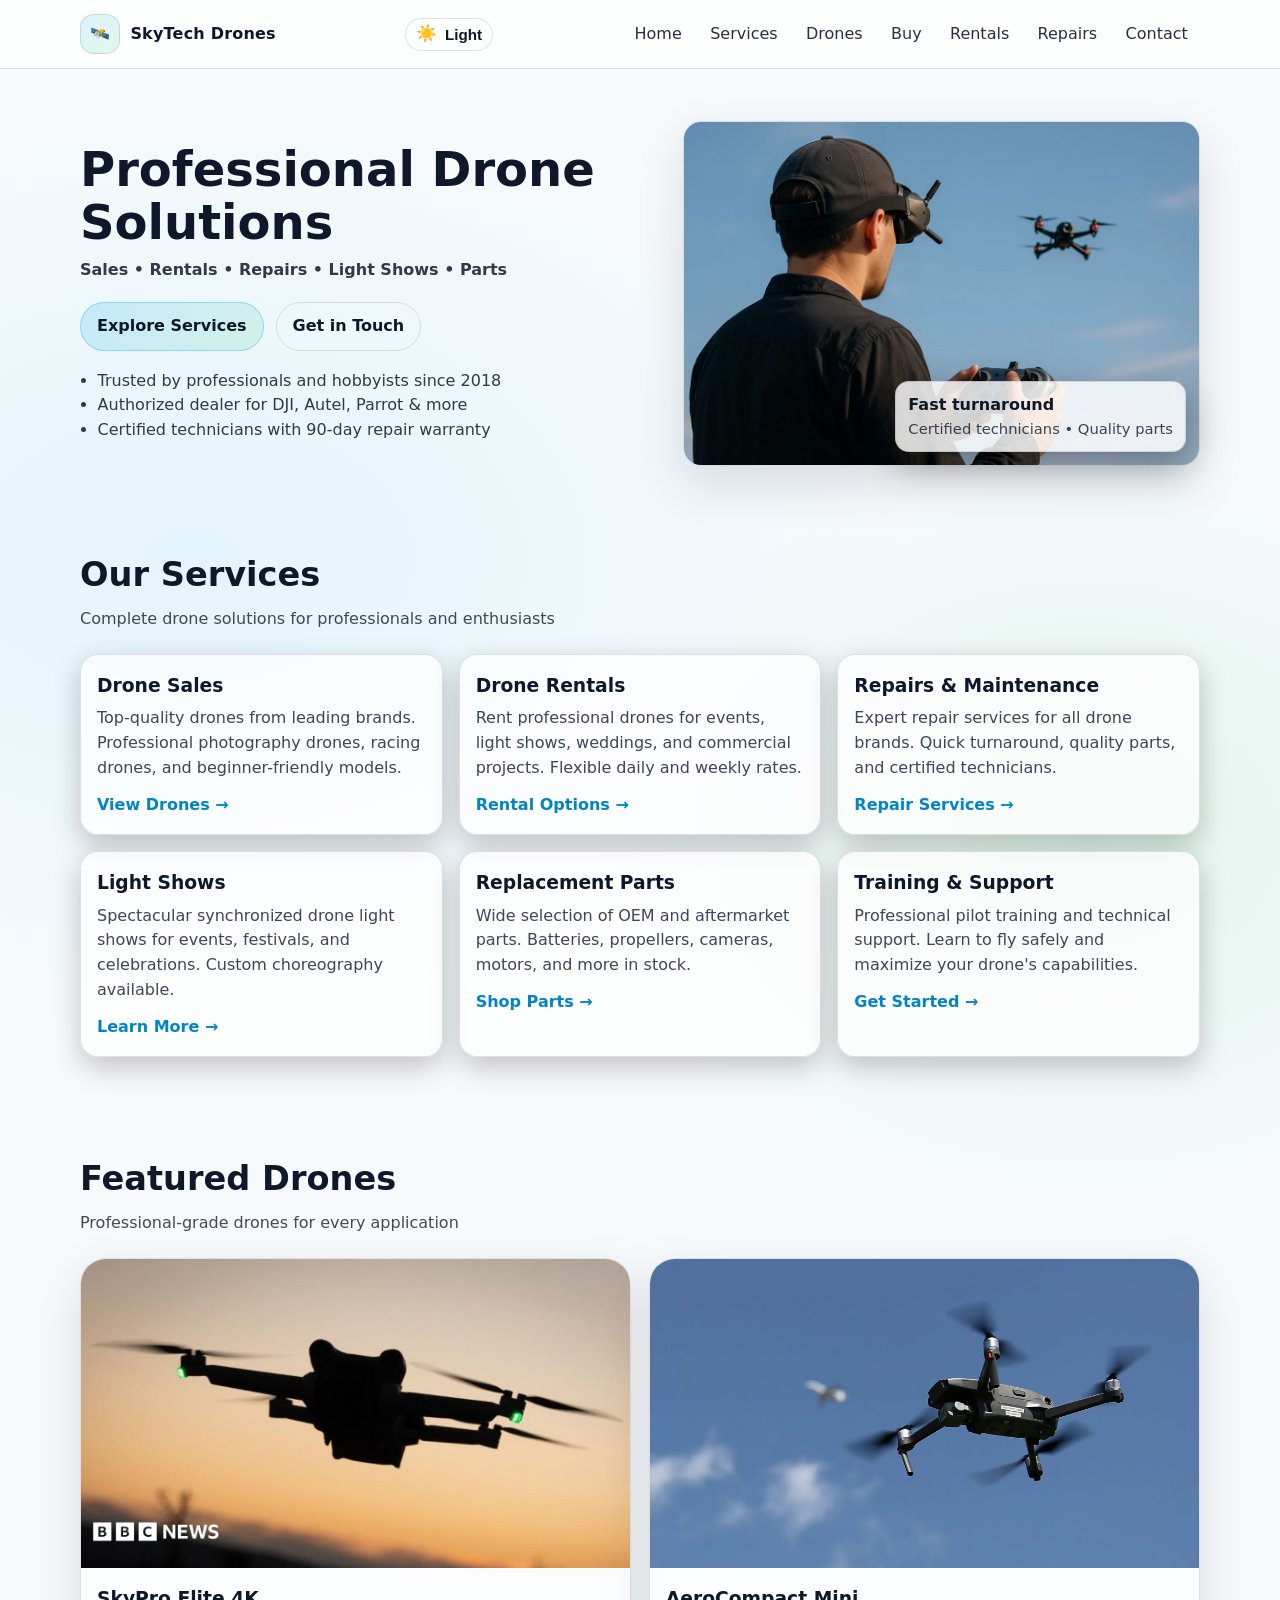
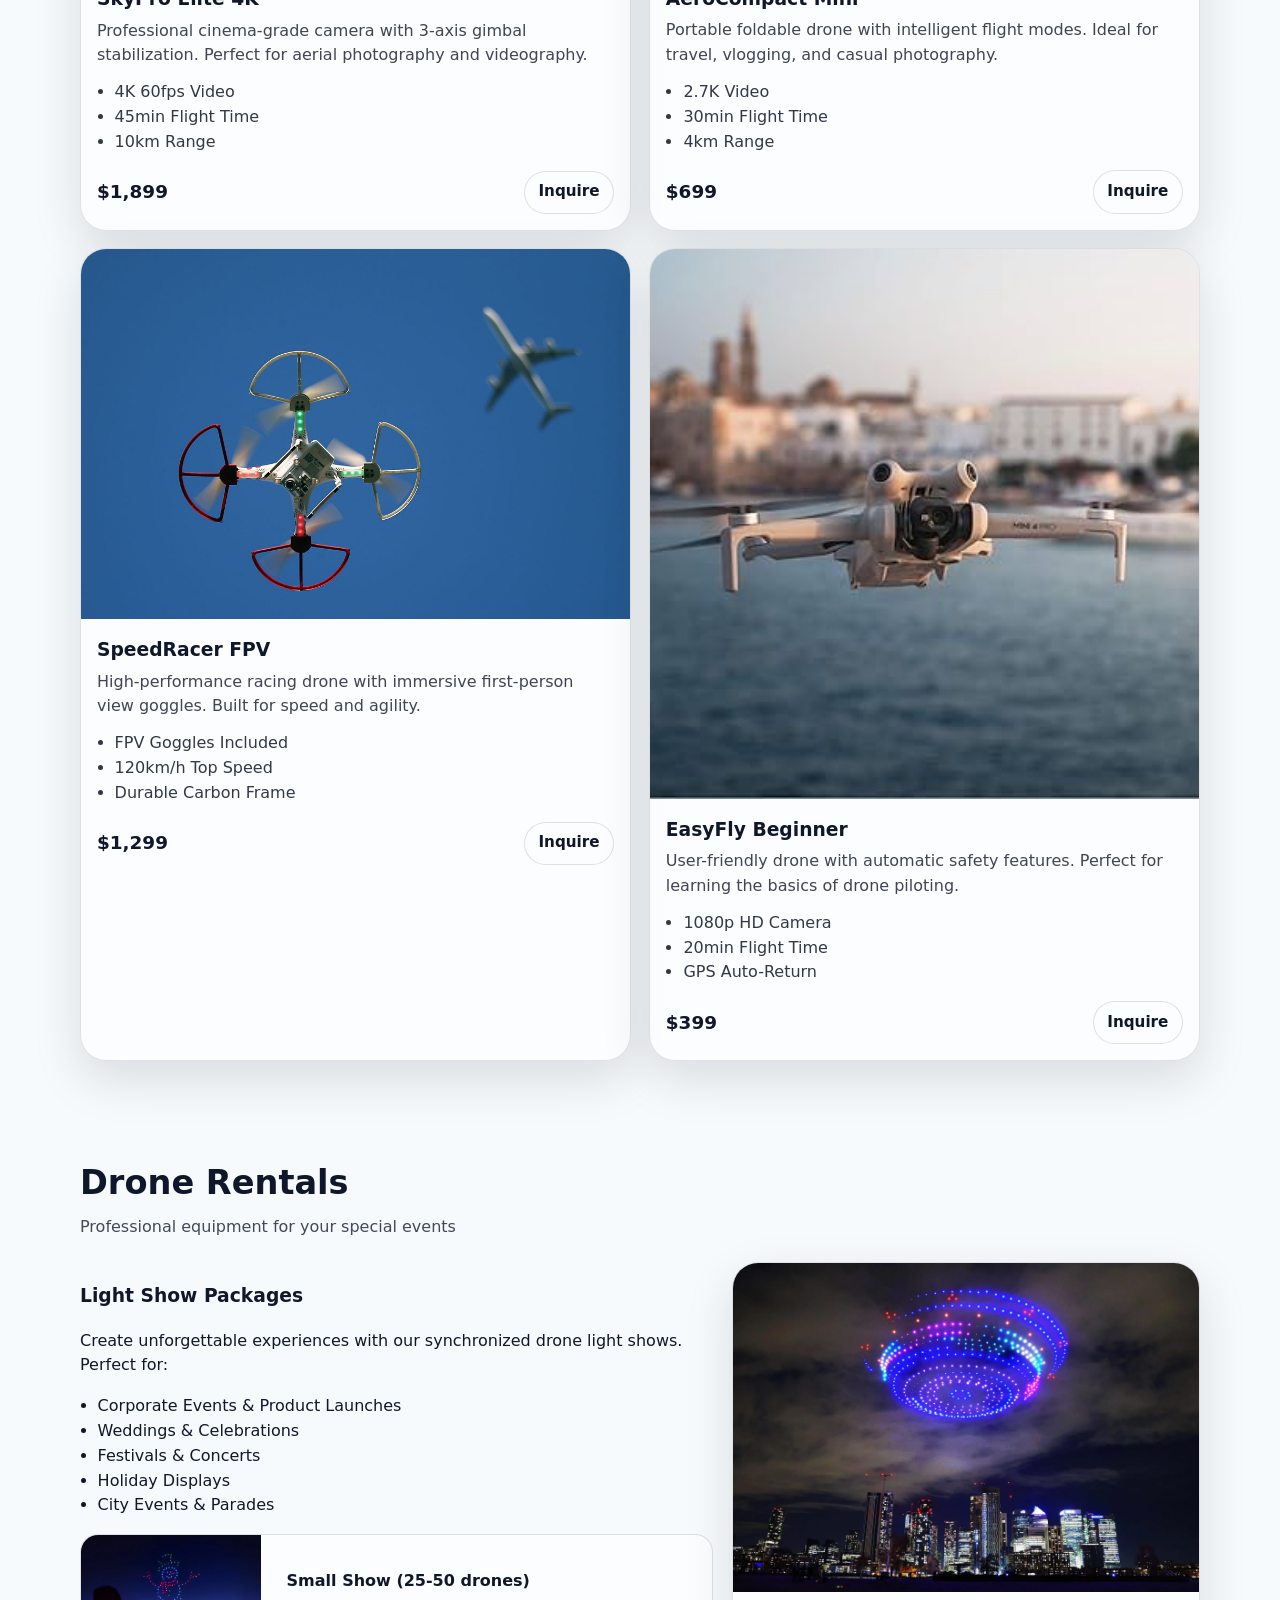
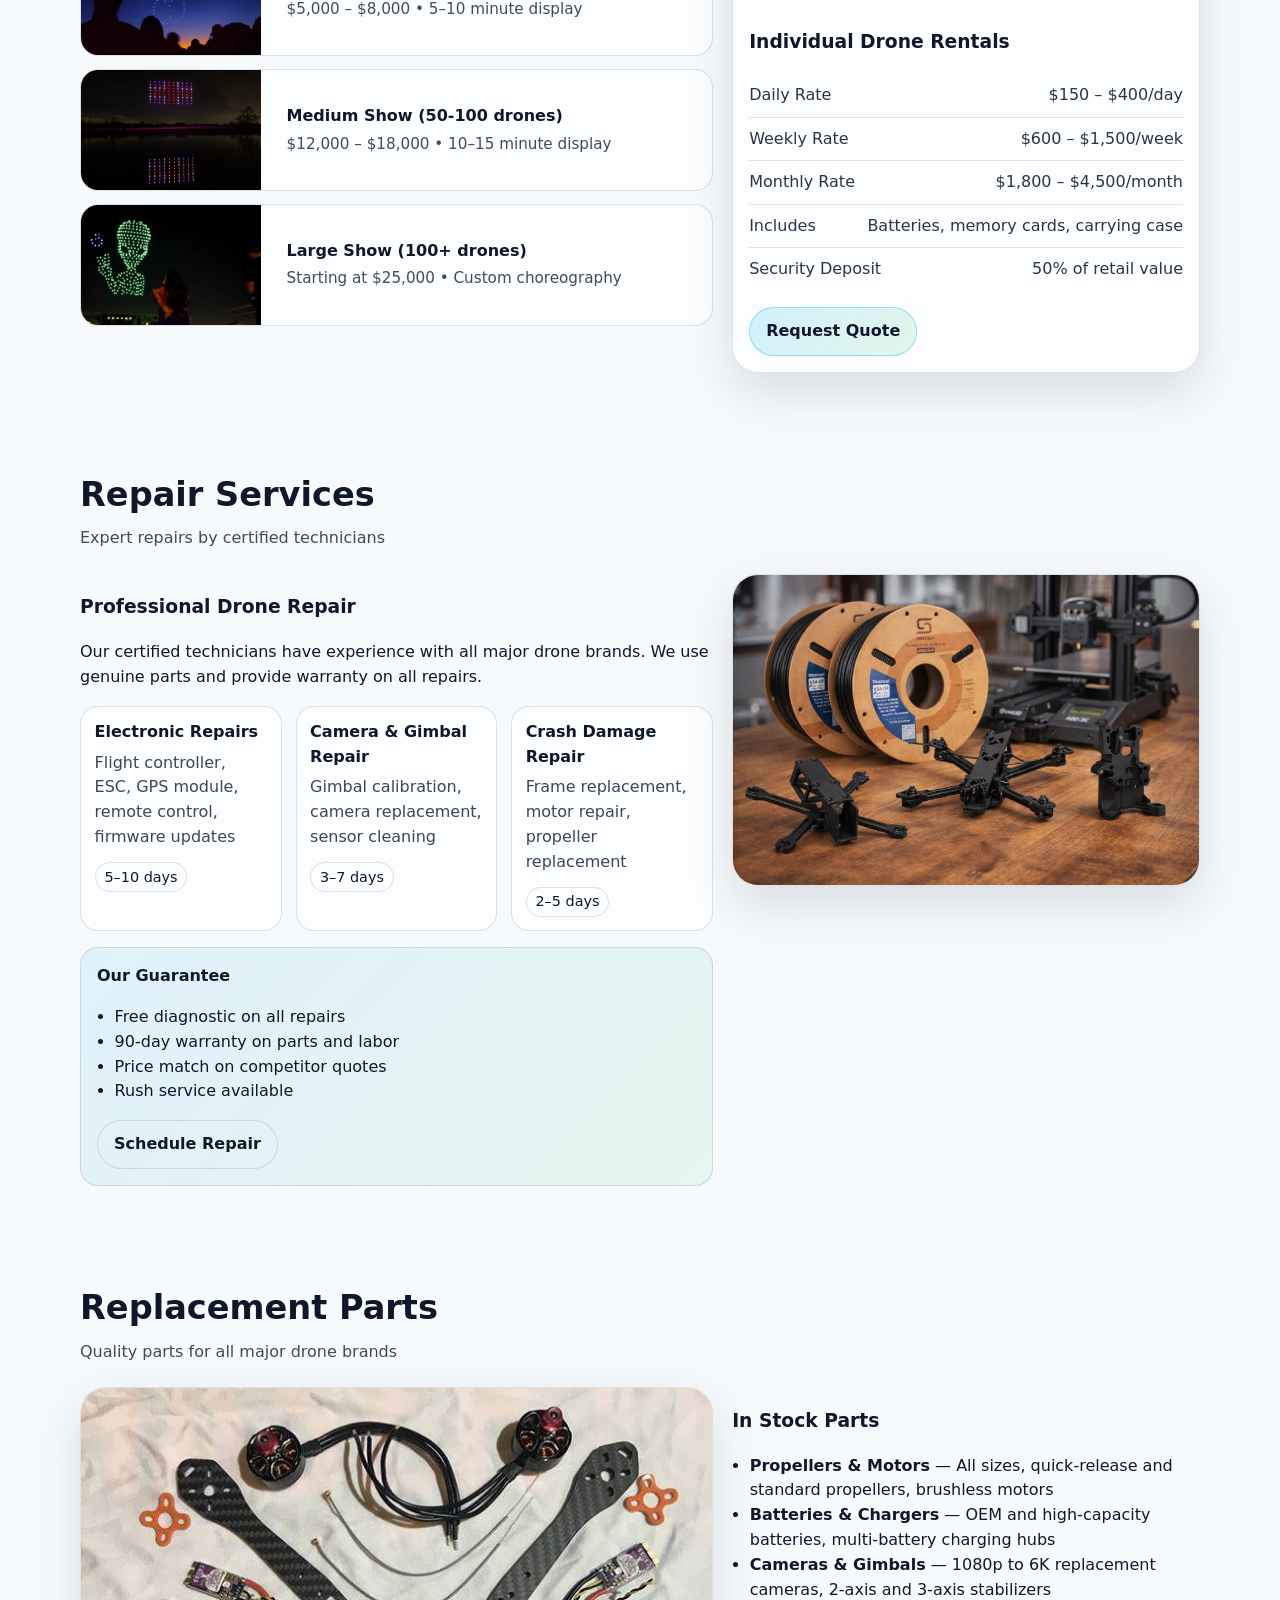
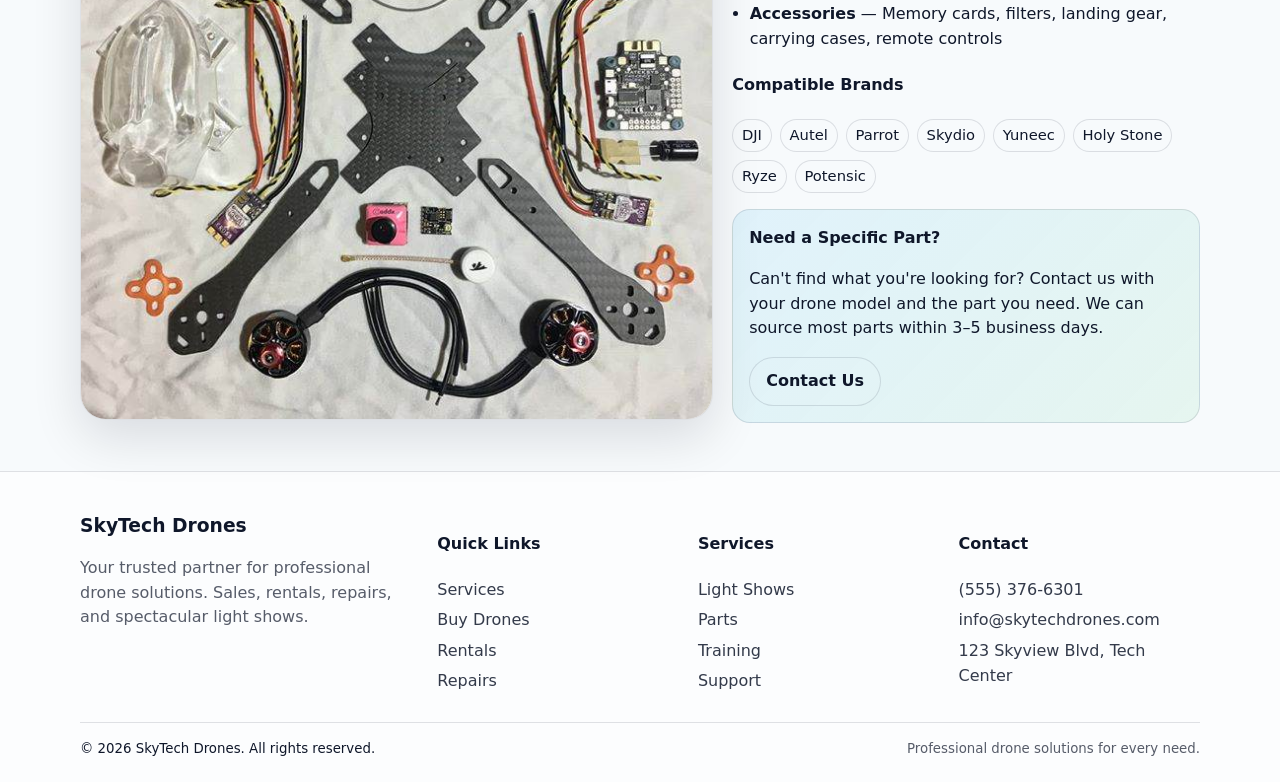
<file: index.html>
<!doctype html>
<html lang="en" data-theme="light">
<head>
  <meta charset="utf-8" />
  <meta name="viewport" content="width=device-width, initial-scale=1" />
  <title>SkyTech Drones — Sales, Rentals, Repairs & Light Shows</title>
  <meta name="description" content="Professional drone solutions: sales, rentals, repairs, light shows, replacement parts, and training." />
  <link rel="stylesheet" href="styles.css" />
</head>

<body>
<a class="skip-link" href="#main">Skip to content</a>

  <header class="site-header" id="top">
    <div class="container header-inner">
      <a class="brand" href="#top" aria-label="SkyTech Drones home">
        <span class="brand-mark" aria-hidden="true">🛰️</span>
        <span class="brand-name">SkyTech Drones</span>
      </a>

      <button class="nav-toggle" aria-controls="site-nav" aria-expanded="false">
        <span class="sr-only">Toggle navigation</span>
        <span aria-hidden="true">☰</span>
      </button>

      <button class="theme-toggle" type="button" aria-pressed="false" aria-label="Toggle dark mode">
        <span class="theme-icon" aria-hidden="true">☀️</span>
        <span class="theme-label">Light</span>
      </button>

<nav class="site-nav" id="site-nav">
        <a href="#home">Home</a>
        <a href="#services">Services</a>
        <a href="#drones">Drones</a>
        <a href="purchase.html">Buy</a>
        <a href="#rentals">Rentals</a>
        <a href="#repairs">Repairs</a>
        <a href="contact.html">Contact</a>
      </nav>
    </div>
  </header>

  <main id="main">
    <!-- HERO -->
    <section class="hero" id="home">
      <div class="container hero-grid">
        <div class="hero-copy">
          <h1>Professional Drone Solutions</h1>
          <p class="hero-subtitle">Sales • Rentals • Repairs • Light Shows • Parts</p>
          <div class="hero-cta">
            <a class="btn primary" href="#services">Explore Services</a>
            <a class="btn ghost" href="contact.html">Get in Touch</a>
          </div>
          <ul class="hero-bullets">
            <li>Trusted by professionals and hobbyists since 2018</li>
            <li>Authorized dealer for DJI, Autel, Parrot &amp; more</li>
            <li>Certified technicians with 90-day repair warranty</li>
          </ul>
        </div>

        <div class="hero-media">
          <img src="assets/hero.webp" alt="Professional drone flying in clear blue sky" width="1600" height="900" loading="eager" />
          <div class="hero-badge">
            <div class="badge-title">Fast turnaround</div>
            <div class="badge-sub">Certified technicians • Quality parts</div>
          </div>
        </div>
      </div>
    </section>

    <!-- SERVICES -->
    <section class="section" id="services">
      <div class="container">
        <header class="section-head">
          <h2>Our Services</h2>
          <p>Complete drone solutions for professionals and enthusiasts</p>
        </header>

        <div class="cards">
          <article class="card">
            <h3>Drone Sales</h3>
            <p>Top-quality drones from leading brands. Professional photography drones, racing drones, and beginner-friendly models.</p>
            <a class="link" href="#drones">View Drones →</a>
          </article>

          <article class="card">
            <h3>Drone Rentals</h3>
            <p>Rent professional drones for events, light shows, weddings, and commercial projects. Flexible daily and weekly rates.</p>
            <a class="link" href="#rentals">Rental Options →</a>
          </article>

          <article class="card">
            <h3>Repairs &amp; Maintenance</h3>
            <p>Expert repair services for all drone brands. Quick turnaround, quality parts, and certified technicians.</p>
            <a class="link" href="#repairs">Repair Services →</a>
          </article>

          <article class="card">
            <h3>Light Shows</h3>
            <p>Spectacular synchronized drone light shows for events, festivals, and celebrations. Custom choreography available.</p>
            <a class="link" href="#rentals">Learn More →</a>
          </article>

          <article class="card">
            <h3>Replacement Parts</h3>
            <p>Wide selection of OEM and aftermarket parts. Batteries, propellers, cameras, motors, and more in stock.</p>
            <a class="link" href="#parts">Shop Parts →</a>
          </article>

          <article class="card">
            <h3>Training &amp; Support</h3>
            <p>Professional pilot training and technical support. Learn to fly safely and maximize your drone's capabilities.</p>
            <a class="link" href="contact.html">Get Started →</a>
          </article>
        </div>
      </div>
    </section>

    <!-- FEATURED DRONES -->
    <section class="section alt" id="drones">
      <div class="container">
        <header class="section-head">
          <h2>Featured Drones</h2>
          <p>Professional-grade drones for every application</p>
        </header>

        <div class="product-grid">
          <article class="product">
            <img src="assets/drone1.jpg" alt="Professional camera drone" width="1200" height="800" loading="lazy" />
            <div class="product-body">
              <h3>SkyPro Elite 4K</h3>
              <p>Professional cinema-grade camera with 3-axis gimbal stabilization. Perfect for aerial photography and videography.</p>
              <ul>
                <li>4K 60fps Video</li>
                <li>45min Flight Time</li>
                <li>10km Range</li>
              </ul>
              <div class="product-foot">
                <div class="price">$1,899</div>
                <a class="btn small" href="purchase.html?drone=aeropro#catalog">Inquire</a>
              </div>
            </div>
          </article>

          <article class="product">
            <img src="assets/drone2.webp" alt="Compact travel drone" width="1200" height="800" loading="lazy" />
            <div class="product-body">
              <h3>AeroCompact Mini</h3>
              <p>Portable foldable drone with intelligent flight modes. Ideal for travel, vlogging, and casual photography.</p>
              <ul>
                <li>2.7K Video</li>
                <li>30min Flight Time</li>
                <li>4km Range</li>
              </ul>
              <div class="product-foot">
                <div class="price">$699</div>
                <a class="btn small" href="purchase.html?drone=skylite#catalog">Inquire</a>
              </div>
            </div>
          </article>

          <article class="product">
            <img src="assets/drone3.jpg" alt="Racing drone" width="1200" height="800" loading="lazy" />
            <div class="product-body">
              <h3>SpeedRacer FPV</h3>
              <p>High-performance racing drone with immersive first-person view goggles. Built for speed and agility.</p>
              <ul>
                <li>FPV Goggles Included</li>
                <li>120km/h Top Speed</li>
                <li>Durable Carbon Frame</li>
              </ul>
              <div class="product-foot">
                <div class="price">$1,299</div>
                <a class="btn small" href="purchase.html?drone=stormracer#catalog">Inquire</a>
              </div>
            </div>
          </article>

          <article class="product">
            <img src="assets/drone4.jpg" alt="Beginner drone" width="1200" height="800" loading="lazy" />
            <div class="product-body">
              <h3>EasyFly Beginner</h3>
              <p>User-friendly drone with automatic safety features. Perfect for learning the basics of drone piloting.</p>
              <ul>
                <li>1080p HD Camera</li>
                <li>20min Flight Time</li>
                <li>GPS Auto-Return</li>
              </ul>
              <div class="product-foot">
                <div class="price">$399</div>
                <a class="btn small" href="purchase.html?drone=skylite#catalog">Inquire</a>
              </div>
            </div>
          </article>
        </div>
      </div>
    </section>

    <!-- RENTALS -->
    <section class="section" id="rentals">
      <div class="container">
        <header class="section-head">
          <h2>Drone Rentals</h2>
          <p>Professional equipment for your special events</p>
        </header>

        <div class="two-col">
          <div>
            <h3>Light Show Packages</h3>
            <p>Create unforgettable experiences with our synchronized drone light shows. Perfect for:</p>
            <ul class="checklist">
              <li>Corporate Events &amp; Product Launches</li>
              <li>Weddings &amp; Celebrations</li>
              <li>Festivals &amp; Concerts</li>
              <li>Holiday Displays</li>
              <li>City Events &amp; Parades</li>
            </ul>

            <div class="package-grid">
              <article class="package">
                <img src="assets/show_small.webp" alt="Small drone light show" width="1200" height="800" loading="lazy" />
                <div class="package-body">
                  <h4>Small Show (25-50 drones)</h4>
                  <div class="package-meta">$5,000 – $8,000 • 5–10 minute display</div>
                </div>
              </article>

              <article class="package">
                <img src="assets/show_medium.jpg" alt="Medium drone light show" width="1200" height="800" loading="lazy" />
                <div class="package-body">
                  <h4>Medium Show (50-100 drones)</h4>
                  <div class="package-meta">$12,000 – $18,000 • 10–15 minute display</div>
                </div>
              </article>

              <article class="package">
                <img src="assets/show_large.webp" alt="Large drone light show" width="1200" height="800" loading="lazy" />
                <div class="package-body">
                  <h4>Large Show (100+ drones)</h4>
                  <div class="package-meta">Starting at $25,000 • Custom choreography</div>
                </div>
              </article>
            </div>
          </div>

          <aside class="sticky-card">
            <img src="assets/show_main.webp" alt="Spectacular drone light show display" width="1200" height="800" loading="lazy" />
            <div class="sticky-body">
              <h3>Individual Drone Rentals</h3>
              <ul class="meta-list">
                <li><span>Daily Rate</span><span>$150 – $400/day</span></li>
                <li><span>Weekly Rate</span><span>$600 – $1,500/week</span></li>
                <li><span>Monthly Rate</span><span>$1,800 – $4,500/month</span></li>
                <li><span>Includes</span><span>Batteries, memory cards, carrying case</span></li>
                <li><span>Security Deposit</span><span>50% of retail value</span></li>
              </ul>
              <a class="btn primary" href="contact.html">Request Quote</a>
            </div>
          </aside>
        </div>
      </div>
    </section>

    <!-- REPAIRS -->
    <section class="section alt" id="repairs">
      <div class="container">
        <header class="section-head">
          <h2>Repair Services</h2>
          <p>Expert repairs by certified technicians</p>
        </header>

        <div class="two-col">
          <div>
            <h3>Professional Drone Repair</h3>
            <p>Our certified technicians have experience with all major drone brands. We use genuine parts and provide warranty on all repairs.</p>

            <div class="repair-grid">
              <article class="mini-card">
                <h4>Electronic Repairs</h4>
                <p>Flight controller, ESC, GPS module, remote control, firmware updates</p>
                <div class="pill">5–10 days</div>
              </article>

              <article class="mini-card">
                <h4>Camera &amp; Gimbal Repair</h4>
                <p>Gimbal calibration, camera replacement, sensor cleaning</p>
                <div class="pill">3–7 days</div>
              </article>

              <article class="mini-card">
                <h4>Crash Damage Repair</h4>
                <p>Frame replacement, motor repair, propeller replacement</p>
                <div class="pill">2–5 days</div>
              </article>
            </div>

            <div class="callout">
              <h4>Our Guarantee</h4>
              <ul class="checklist">
                <li>Free diagnostic on all repairs</li>
                <li>90-day warranty on parts and labor</li>
                <li>Price match on competitor quotes</li>
                <li>Rush service available</li>
              </ul>
              <a class="btn" href="contact.html">Schedule Repair</a>
            </div>
          </div>

          <div class="media-card">
            <img src="assets/repair.webp" alt="Professional drone repair technician at work" width="1200" height="800" loading="lazy" />
          </div>
        </div>
      </div>
    </section>

    <!-- PARTS -->
    <section class="section" id="parts">
      <div class="container">
        <header class="section-head">
          <h2>Replacement Parts</h2>
          <p>Quality parts for all major drone brands</p>
        </header>

        <div class="two-col">
          <div class="media-card">
            <img src="assets/parts.jpg" alt="Drone accessories and parts" width="1200" height="800" loading="lazy" />
          </div>

          <div>
            <h3>In Stock Parts</h3>
            <ul class="bullets">
              <li><strong>Propellers &amp; Motors</strong> — All sizes, quick-release and standard propellers, brushless motors</li>
              <li><strong>Batteries &amp; Chargers</strong> — OEM and high-capacity batteries, multi-battery charging hubs</li>
              <li><strong>Cameras &amp; Gimbals</strong> — 1080p to 6K replacement cameras, 2-axis and 3-axis stabilizers</li>
              <li><strong>Accessories</strong> — Memory cards, filters, landing gear, carrying cases, remote controls</li>
            </ul>

            <h4>Compatible Brands</h4>
            <div class="chip-row" aria-label="Compatible brands">
              <span class="chip">DJI</span>
              <span class="chip">Autel</span>
              <span class="chip">Parrot</span>
              <span class="chip">Skydio</span>
              <span class="chip">Yuneec</span>
              <span class="chip">Holy Stone</span>
              <span class="chip">Ryze</span>
              <span class="chip">Potensic</span>
            </div>

            <div class="callout">
              <h4>Need a Specific Part?</h4>
              <p>Can't find what you're looking for? Contact us with your drone model and the part you need. We can source most parts within 3–5 business days.</p>
              <a class="btn" href="contact.html">Contact Us</a>
            </div>
          </div>
        </div>
      </div>
    </section>
  </main>

  <footer class="site-footer">
    <div class="container footer-grid">
      <div>
        <h3 class="footer-brand">SkyTech Drones</h3>
        <p class="muted">Your trusted partner for professional drone solutions. Sales, rentals, repairs, and spectacular light shows.</p>
      </div>

      <div>
        <h4>Quick Links</h4>
        <ul class="footer-links">
          <li><a href="#services">Services</a></li>
          <li><a href="#drones">Buy Drones</a></li>
          <li><a href="#rentals">Rentals</a></li>
          <li><a href="#repairs">Repairs</a></li>
        </ul>
      </div>

      <div>
        <h4>Services</h4>
        <ul class="footer-links">
          <li><a href="#rentals">Light Shows</a></li>
          <li><a href="#parts">Parts</a></li>
          <li><a href="contact.html">Training</a></li>
          <li><a href="contact.html">Support</a></li>
        </ul>
      </div>

      <div>
        <h4>Contact</h4>
        <ul class="footer-links">
          <li><a href="tel:+15553766301">(555) 376-6301</a></li>
          <li><a href="mailto:info@skytechdrones.com">info@skytechdrones.com</a></li>
          <li><a href="contact.html">123 Skyview Blvd, Tech Center</a></li>
        </ul>
      </div>
    </div>

    <div class="container footer-bottom">
      <small>© <span id="year"></span> SkyTech Drones. All rights reserved.</small>
      <small class="muted">Professional drone solutions for every need.</small>
    </div>
  </footer>

  <script src="script.js"></script>
</body>
</html>
</file>
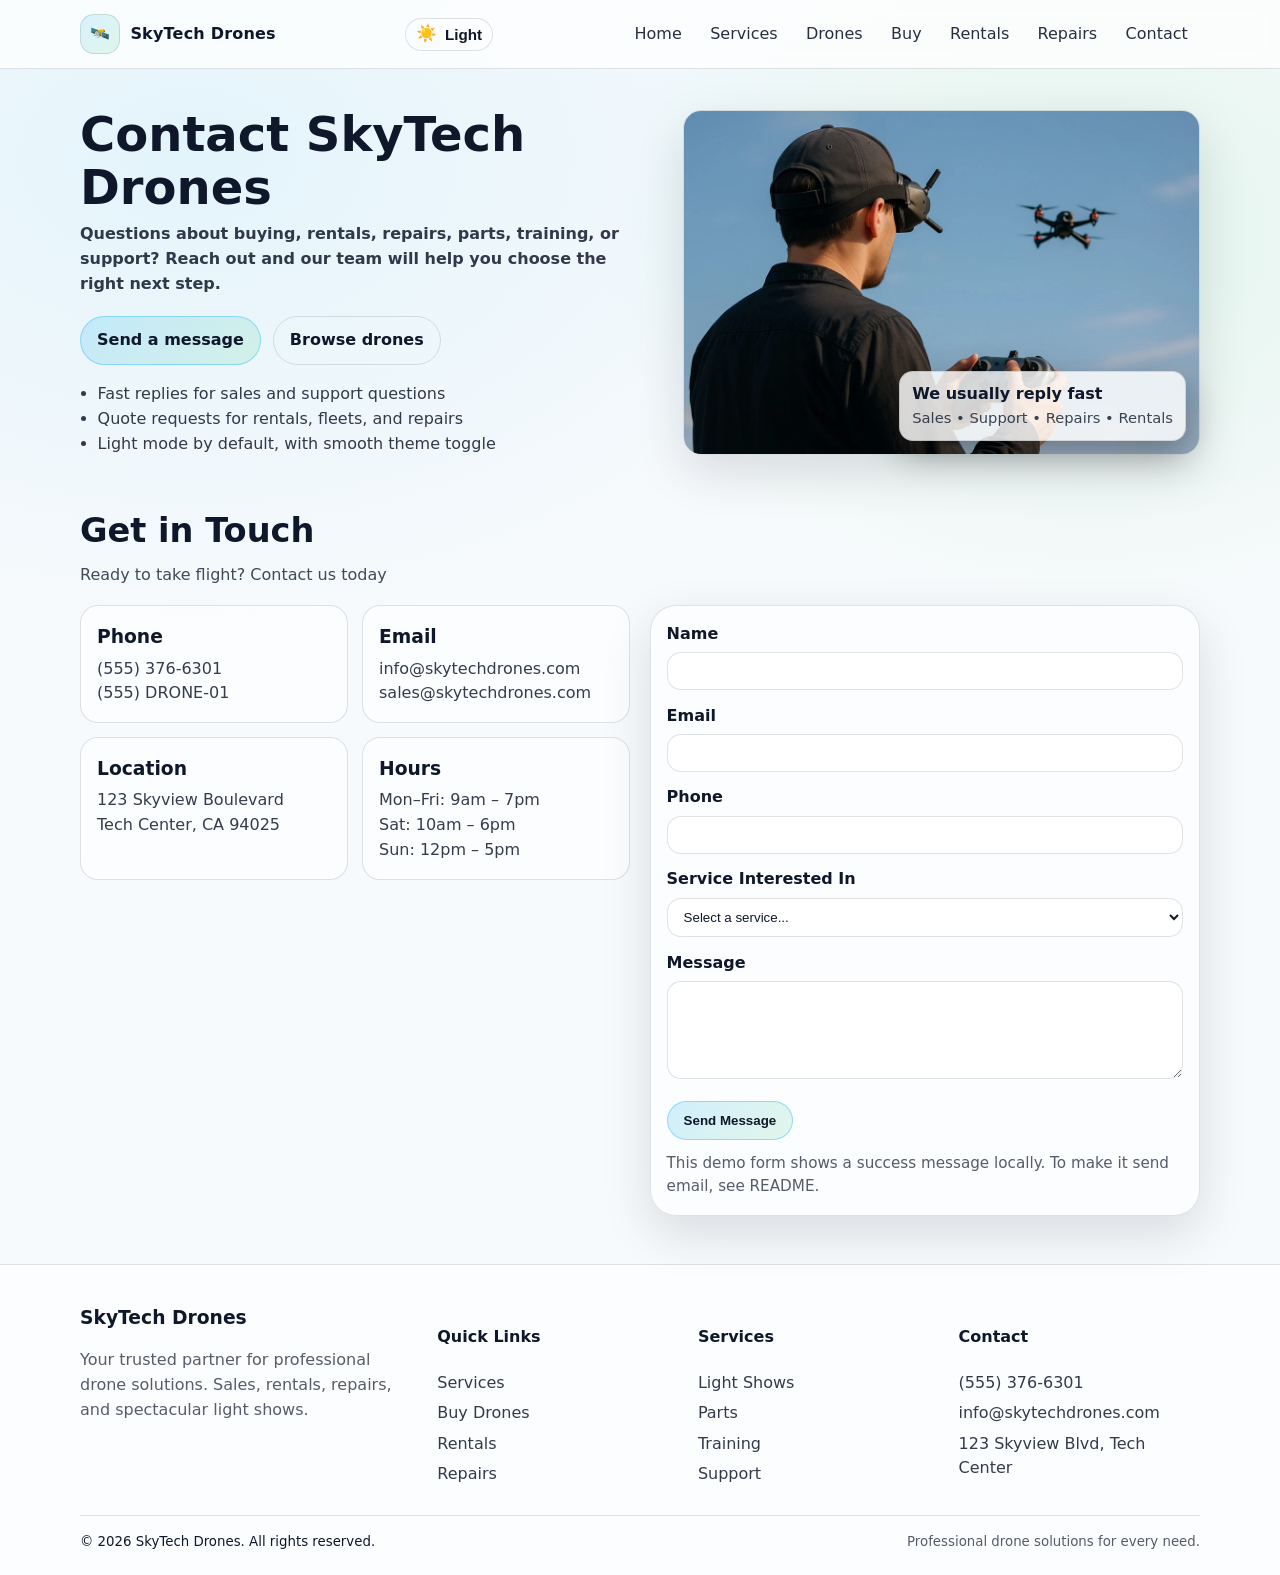
<file: contact.html>
<!doctype html>
<html lang="en" data-theme="light">
<head>
  <meta charset="utf-8" />
  <meta name="viewport" content="width=device-width, initial-scale=1" />
  <title>Contact SkyTech Drones</title>
  <meta name="description" content="Get in touch with SkyTech Drones for sales, rentals, repairs, parts, training, and support." />
  <link rel="stylesheet" href="styles.css" />
</head>

<body>
  <a class="skip-link" href="#main">Skip to content</a>

  <header class="site-header" id="top">
    <div class="container header-inner">
      <a class="brand" href="index.html#top" aria-label="SkyTech Drones home">
        <span class="brand-mark" aria-hidden="true">🛰️</span>
        <span class="brand-name">SkyTech Drones</span>
      </a>

      <button class="nav-toggle" aria-controls="site-nav" aria-expanded="false">
        <span class="sr-only">Toggle navigation</span>
        <span aria-hidden="true">☰</span>
      </button>

      <button class="theme-toggle" type="button" aria-pressed="false" aria-label="Toggle dark mode">
        <span class="theme-icon" aria-hidden="true">☀️</span>
        <span class="theme-label">Light</span>
      </button>

      <nav class="site-nav" id="site-nav" aria-label="Primary">
        <a href="index.html#home">Home</a>
        <a href="index.html#services">Services</a>
        <a href="index.html#drones">Drones</a>
        <a href="purchase.html">Buy</a>
        <a href="index.html#rentals">Rentals</a>
        <a href="index.html#repairs">Repairs</a>
        <a href="contact.html" aria-current="page">Contact</a>
      </nav>
    </div>
  </header>

  <main id="main">
    <section class="hero hero-compact contact-hero">
      <div class="container hero-grid">
        <div class="hero-copy">
          <h1>Contact SkyTech Drones</h1>
          <p class="hero-subtitle">Questions about buying, rentals, repairs, parts, training, or support? Reach out and our team will help you choose the right next step.</p>
          <div class="hero-cta">
            <a class="btn primary" href="#contact-form-card">Send a message</a>
            <a class="btn ghost" href="purchase.html">Browse drones</a>
          </div>
          <ul class="hero-bullets">
            <li>Fast replies for sales and support questions</li>
            <li>Quote requests for rentals, fleets, and repairs</li>
            <li>Light mode by default, with smooth theme toggle</li>
          </ul>
        </div>

        <div class="hero-media">
          <img src="assets/hero.webp" alt="Professional drone flying in clear blue sky" width="1600" height="900" loading="eager" />
          <div class="hero-badge">
            <div class="badge-title">We usually reply fast</div>
            <div class="badge-sub">Sales • Support • Repairs • Rentals</div>
          </div>
        </div>
      </div>
    </section>

    <section class="section alt contact-page-section" id="contact-page">
      <div class="container">
        <header class="section-head">
          <h2>Get in Touch</h2>
          <p>Ready to take flight? Contact us today</p>
        </header>

        <div class="contact-grid">
          <div class="contact-cards">
            <div class="info-card">
              <h3>Phone</h3>
              <p><a href="tel:+15553766301">(555) 376-6301</a></p>
              <p class="muted">(555) DRONE-01</p>
            </div>

            <div class="info-card">
              <h3>Email</h3>
              <p><a href="mailto:info@skytechdrones.com">info@skytechdrones.com</a></p>
              <p><a href="mailto:sales@skytechdrones.com">sales@skytechdrones.com</a></p>
            </div>

            <div class="info-card">
              <h3>Location</h3>
              <p>123 Skyview Boulevard<br/>Tech Center, CA 94025</p>
            </div>

            <div class="info-card">
              <h3>Hours</h3>
              <p>Mon–Fri: 9am – 7pm<br/>Sat: 10am – 6pm<br/>Sun: 12pm – 5pm</p>
            </div>
          </div>

          <form class="form-card" id="contact-form-card">
            <div class="field">
              <label for="name">Name</label>
              <input id="name" name="name" autocomplete="name" required />
            </div>

            <div class="field">
              <label for="email">Email</label>
              <input id="email" name="email" type="email" autocomplete="email" required />
            </div>

            <div class="field">
              <label for="phone">Phone</label>
              <input id="phone" name="phone" autocomplete="tel" />
            </div>

            <div class="field">
              <label for="service">Service Interested In</label>
              <select id="service" name="service">
                <option value="">Select a service...</option>
                <option>Drone Sales</option>
                <option>Drone Rental</option>
                <option>Light Show Event</option>
                <option>Repair Service</option>
                <option>Replacement Parts</option>
                <option>Training</option>
                <option>Other</option>
              </select>
            </div>

            <div class="field">
              <label for="message">Message</label>
              <textarea id="message" name="message" rows="5" required></textarea>
            </div>

            <button class="btn primary" type="submit">Send Message</button>
            <p class="form-note">This demo form shows a success message locally. To make it send email, see README.</p>

            <div class="form-success" role="status" aria-live="polite" hidden>
              ✅ Message prepared! (Demo) Replace with a real form handler when you deploy.
            </div>
          </form>
        </div>
      </div>
    </section>
  </main>

  <footer class="site-footer">
    <div class="container footer-grid">
      <div>
        <h3 class="footer-brand">SkyTech Drones</h3>
        <p class="muted">Your trusted partner for professional drone solutions. Sales, rentals, repairs, and spectacular light shows.</p>
      </div>

      <div>
        <h4>Quick Links</h4>
        <ul class="footer-links">
          <li><a href="index.html#services">Services</a></li>
          <li><a href="purchase.html">Buy Drones</a></li>
          <li><a href="index.html#rentals">Rentals</a></li>
          <li><a href="index.html#repairs">Repairs</a></li>
        </ul>
      </div>

      <div>
        <h4>Services</h4>
        <ul class="footer-links">
          <li><a href="index.html#rentals">Light Shows</a></li>
          <li><a href="index.html#parts">Parts</a></li>
          <li><a href="contact.html">Training</a></li>
          <li><a href="contact.html">Support</a></li>
        </ul>
      </div>

      <div>
        <h4>Contact</h4>
        <ul class="footer-links">
          <li><a href="tel:+15553766301">(555) 376-6301</a></li>
          <li><a href="mailto:info@skytechdrones.com">info@skytechdrones.com</a></li>
          <li><a href="contact.html">123 Skyview Blvd, Tech Center</a></li>
        </ul>
      </div>
    </div>

    <div class="container footer-bottom">
      <small>© <span id="year"></span> SkyTech Drones. All rights reserved.</small>
      <small class="muted">Professional drone solutions for every need.</small>
    </div>
  </footer>

  <script src="script.js"></script>
</body>
</html>
</file>
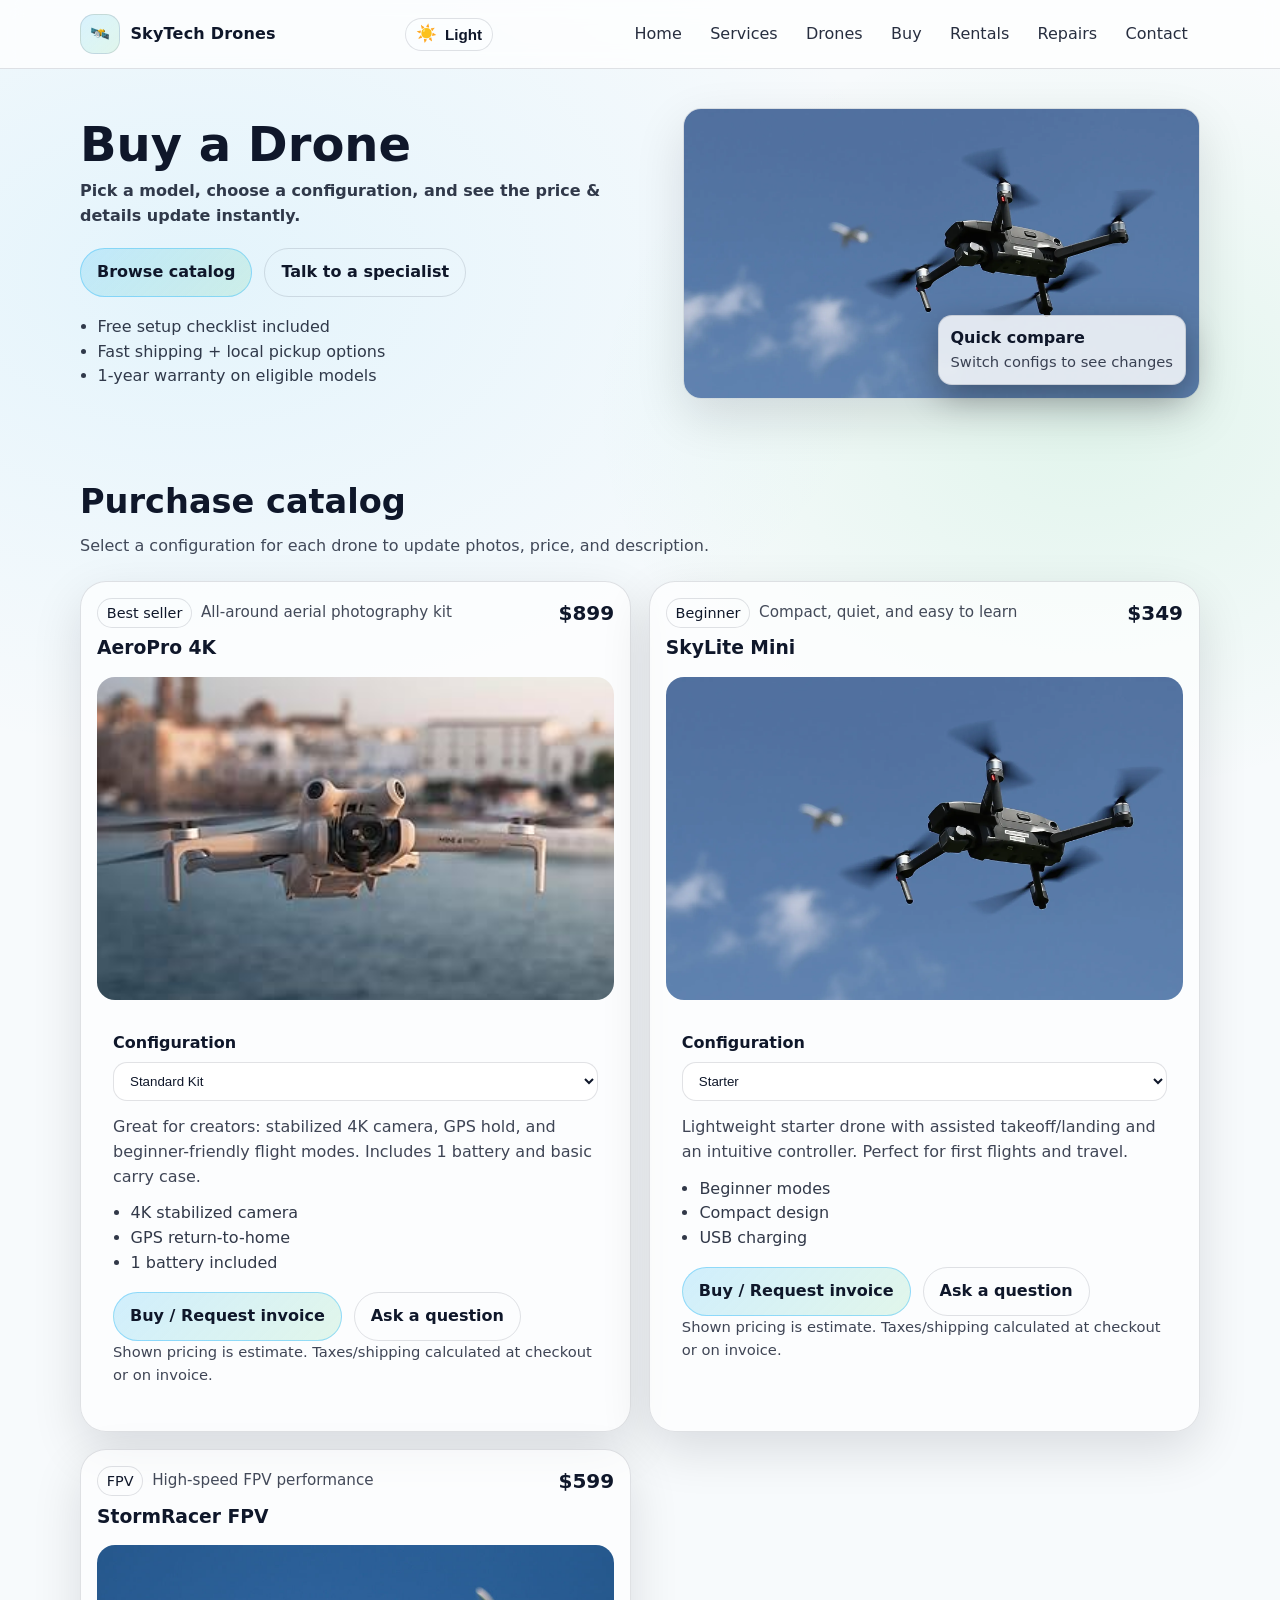
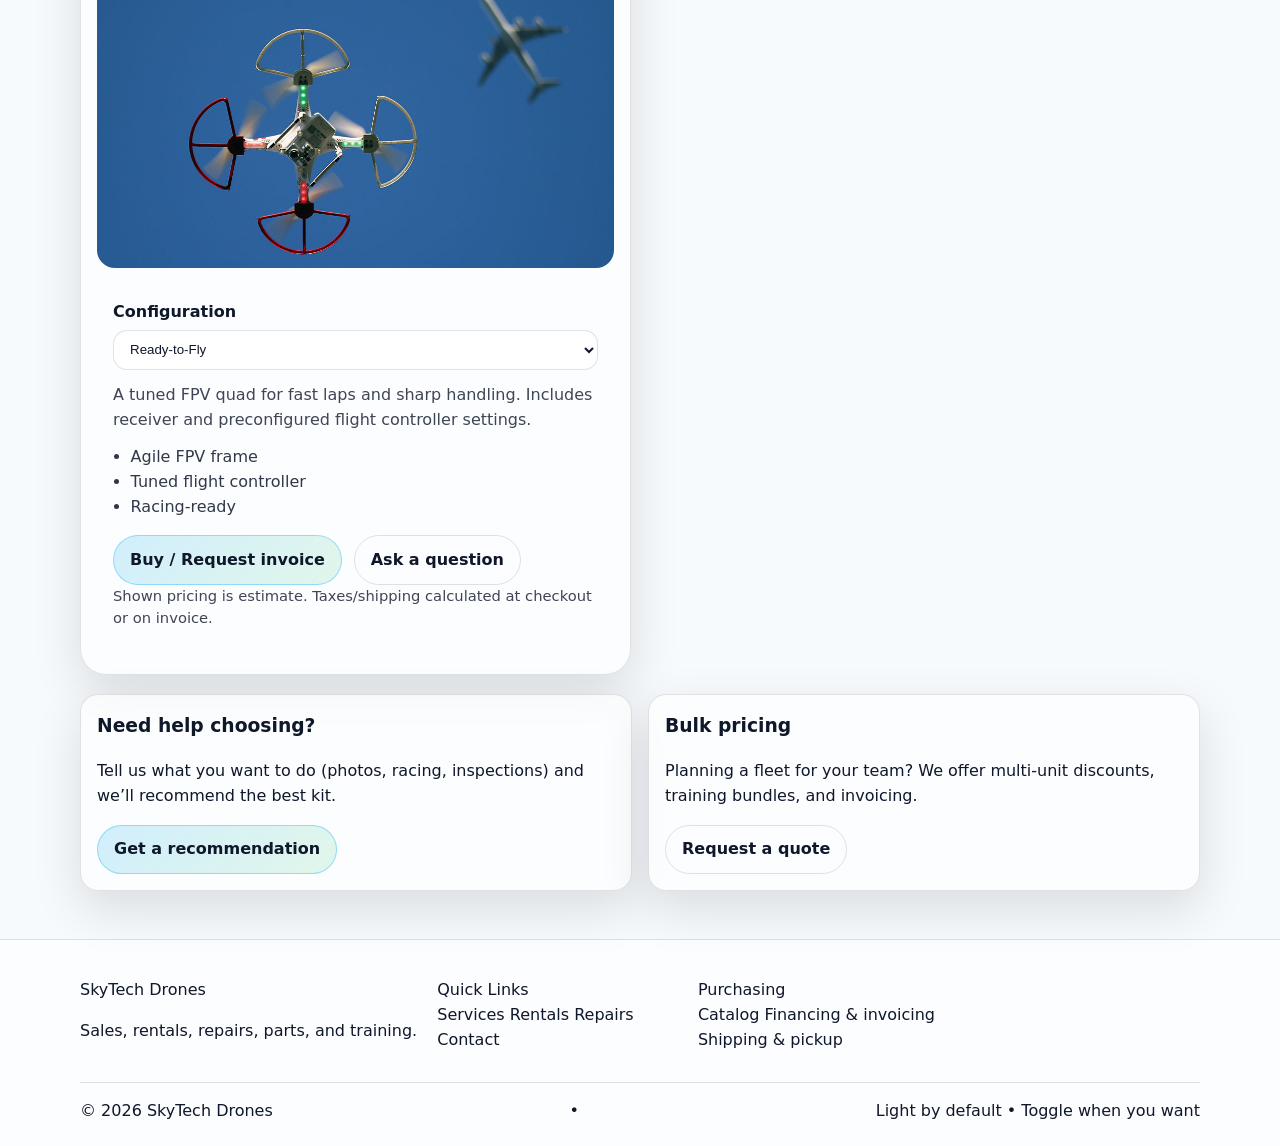
<file: purchase.html>
<!doctype html>
<html lang="en" data-theme="light">
<head>
  <meta charset="utf-8" />
  <meta name="viewport" content="width=device-width, initial-scale=1" />
  <title>Buy a Drone — SkyTech Drones</title>
  <meta name="description" content="Purchase drones from SkyTech. Choose a model and configuration, compare specs, and order online." />
  <link rel="stylesheet" href="styles.css" />
</head>

<body>
  <a class="skip-link" href="#main">Skip to content</a>

  <header class="site-header" id="top">
    <div class="container header-inner">
      <a class="brand" href="index.html#top" aria-label="SkyTech Drones home">
        <span class="brand-mark" aria-hidden="true">🛰️</span>
        <span class="brand-name">SkyTech Drones</span>
      </a>

      <button class="nav-toggle" aria-controls="site-nav" aria-expanded="false">
        <span class="sr-only">Toggle navigation</span>
        <span aria-hidden="true">☰</span>
      </button>

      <button class="theme-toggle" type="button" aria-pressed="false" aria-label="Toggle dark mode">
        <span class="theme-icon" aria-hidden="true">☀️</span>
        <span class="theme-label">Light</span>
      </button>

      <nav class="site-nav" id="site-nav" aria-label="Primary">
        <a href="index.html#home">Home</a>
        <a href="index.html#services">Services</a>
        <a href="index.html#drones">Drones</a>
        <a href="purchase.html" aria-current="page">Buy</a>
        <a href="index.html#rentals">Rentals</a>
        <a href="index.html#repairs">Repairs</a>
        <a href="contact.html">Contact</a>
      </nav>
    </div>
  </header>

  <main id="main">
    <section class="hero hero-compact">
      <div class="container hero-grid">
        <div class="hero-copy">
          <h1>Buy a Drone</h1>
          <p class="hero-subtitle">Pick a model, choose a configuration, and see the price & details update instantly.</p>
          <div class="hero-cta">
            <a class="btn primary" href="#catalog">Browse catalog</a>
            <a class="btn ghost" href="contact.html">Talk to a specialist</a>
          </div>
          <ul class="hero-bullets">
            <li>Free setup checklist included</li>
            <li>Fast shipping + local pickup options</li>
            <li>1-year warranty on eligible models</li>
          </ul>
        </div>

        <div class="hero-media">
          <img src="assets/drone2.webp" alt="Drone in flight" width="1600" height="900" loading="eager" />
          <div class="hero-badge">
            <div class="badge-title">Quick compare</div>
            <div class="badge-sub">Switch configs to see changes</div>
          </div>
        </div>
      </div>
    </section>

    <section class="section" id="catalog">
      <div class="container">
        <header class="section-head">
          <h2>Purchase catalog</h2>
          <p>Select a configuration for each drone to update photos, price, and description.</p>
        </header>

        <div class="product-grid" id="product-grid" aria-live="polite"></div>

        <div class="purchase-note">
          <div class="note-card">
            <h3>Need help choosing?</h3>
            <p>Tell us what you want to do (photos, racing, inspections) and we’ll recommend the best kit.</p>
            <a class="btn primary" href="contact.html">Get a recommendation</a>
          </div>

          <div class="note-card">
            <h3>Bulk pricing</h3>
            <p>Planning a fleet for your team? We offer multi-unit discounts, training bundles, and invoicing.</p>
            <a class="btn ghost" href="contact.html">Request a quote</a>
          </div>
        </div>
      </div>
    </section>
  </main>

  <footer class="site-footer">
    <div class="container footer-grid">
      <div>
        <div class="footer-brand">SkyTech Drones</div>
        <p class="footer-text">Sales, rentals, repairs, parts, and training.</p>
      </div>

      <div>
        <div class="footer-title">Quick Links</div>
        <a href="index.html#services">Services</a>
        <a href="index.html#rentals">Rentals</a>
        <a href="index.html#repairs">Repairs</a>
        <a href="contact.html">Contact</a>
      </div>

      <div>
        <div class="footer-title">Purchasing</div>
        <a href="#catalog">Catalog</a>
        <a href="contact.html">Financing & invoicing</a>
        <a href="contact.html">Shipping & pickup</a>
      </div>
    </div>

    <div class="container footer-bottom">
      <span>© <span id="year"></span> SkyTech Drones</span>
      <span class="footer-dot" aria-hidden="true">•</span>
      <span>Light by default • Toggle when you want</span>
    </div>
  </footer>

  <script src="script.js"></script>
  <script src="purchase.js"></script>
</body>
</html>
</file>
<file: styles.css>
/* SkyTech Drones — transferable static site (no frameworks) */

/* Default theme: LIGHT (overrides OS preference unless user toggles) */
:root{
  --bg: #f7fafc;
  --panel: #ffffff;
  --panel2: #f1f5f9;

  --text: #0f172a;
  --text-90: rgba(15,23,42,.90);
  --text-88: rgba(15,23,42,.88);
  --text-86: rgba(15,23,42,.86);
  --text-85: rgba(15,23,42,.85);
  --text-84: rgba(15,23,42,.84);
  --text-80: rgba(15,23,42,.80);
  --text-78: rgba(15,23,42,.78);
  --text-70: rgba(15,23,42,.70);
  --text-68: rgba(15,23,42,.68);

  --muted: #475569;
  --line: rgba(15,23,42,.12);
  --brand: #0284c7;
  --brand2: #16a34a;
  --shadow: 0 18px 50px rgba(2,6,23,.12);
  --radius: 18px;
  --radius2: 26px;
  --max: 1120px;

  --header-bg: rgba(255,255,255,.75);
  --panel-glass: rgba(255,255,255,.72);
  --panel-glass-82: rgba(255,255,255,.82);
  --panel-glass-65: rgba(255,255,255,.65);
  --panel-glass-55: rgba(255,255,255,.55);
  --panel-glass-92: rgba(255,255,255,.92);
  --input-bg: rgba(255,255,255,.85);
  --footer-bg: rgba(255,255,255,.65);

  color-scheme: light;
}

/* DARK theme (enabled only when user toggles) */
:root[data-theme="dark"]{
  --bg: #0b1020;
  --panel: #0f172a;
  --panel2: #0b1228;

  --text: #e5e7eb;
  --text-90: rgba(229,231,235,.90);
  --text-88: rgba(229,231,235,.88);
  --text-86: rgba(229,231,235,.86);
  --text-85: rgba(229,231,235,.85);
  --text-84: rgba(229,231,235,.84);
  --text-80: rgba(229,231,235,.80);
  --text-78: rgba(229,231,235,.78);
  --text-70: rgba(229,231,235,.70);
  --text-68: rgba(229,231,235,.68);

  --muted: #a3a3a3;
  --line: rgba(255,255,255,.10);
  --brand: #38bdf8;
  --brand2: #22c55e;
  --shadow: 0 18px 50px rgba(0,0,0,.35);

  --header-bg: rgba(11,16,32,.7);
  --panel-glass: rgba(15,23,42,.72);
  --panel-glass-82: rgba(15,23,42,.82);
  --panel-glass-65: rgba(15,23,42,.65);
  --panel-glass-55: rgba(15,23,42,.55);
  --panel-glass-92: rgba(15,23,42,.92);
  --input-bg: rgba(11,16,32,.65);
  --footer-bg: rgba(0,0,0,.12);

  color-scheme: dark;
}

/* Smooth theme transition (enabled briefly on toggle) */
.theme-transition, .theme-transition *{
  transition: background-color .25s ease, color .25s ease, border-color .25s ease, box-shadow .25s ease, fill .25s ease, stroke .25s ease;
}
*{ box-sizing: border-box; }
html{ scroll-behavior: smooth; }
body{
  margin: 0;
  transition: background-color .25s ease, color .25s ease;
  font-family: system-ui, -apple-system, Segoe UI, Roboto, Arial, sans-serif;
  background: radial-gradient(1200px 800px at 15% 10%, rgba(56,189,248,.10), transparent 60%),
              radial-gradient(900px 700px at 85% 15%, rgba(34,197,94,.10), transparent 55%),
              var(--bg);
  color: var(--text);
  line-height: 1.55;
}

img{ max-width: 100%; height: auto; display: block; border-radius: var(--radius); }
a{ color: inherit; text-decoration: none; }
a:hover{ text-decoration: underline; }

.container{ width: min(var(--max), calc(100% - 2rem)); margin: 0 auto; }

.skip-link{
  position: absolute;
  left: -999px;
  top: 0;
  background: white;
  color: black;
  padding: .5rem .75rem;
  border-radius: 10px;
}
.skip-link:focus{ left: 1rem; top: 1rem; z-index: 10000; }

/* Header */
.site-header{
  position: sticky;
  top: 0;
  z-index: 1000;
  backdrop-filter: blur(10px);
  background: var(--header-bg);
  border-bottom: 1px solid var(--line);
}
.header-inner{
  display: flex;
  align-items: center;
  justify-content: space-between;
  gap: 1rem;
  padding: .85rem 0;
}
.brand{ display: flex; align-items: center; gap: .65rem; font-weight: 800; }
.brand-mark{
  width: 40px; height: 40px;
  border-radius: 14px;
  display: grid; place-items: center;
  background: linear-gradient(135deg, rgba(56,189,248,.18), rgba(34,197,94,.12));
  border: 1px solid var(--line);
}
.brand-name{ letter-spacing: .2px; }

.site-nav{
  display: flex;
  gap: .25rem;
  align-items: center;
}
.site-nav a{
  padding: .45rem .7rem;
  border-radius: 999px;
  border: 1px solid transparent;
  color: var(--text-90);
}
.site-nav a:hover{
  border-color: var(--line);
  text-decoration: none;
  background: rgba(255,255,255,.04);
}

.nav-toggle{
  display: none;
  border: 1px solid var(--line);
  background: rgba(255,255,255,.04);
  color: var(--text);
  border-radius: 12px;
  padding: .45rem .6rem;
}
.theme-toggle{
  border: 1px solid var(--line);
  background: rgba(255,255,255,.04);
  color: var(--text);
  border-radius: 999px;
  padding: .45rem .6rem;
  cursor: pointer;
  display: inline-flex;
  align-items: center;
  justify-content: center;
  line-height: 1;
}
.theme-toggle:hover{ filter: brightness(1.06); }
.theme-icon{ font-size: 1.05rem; }


/* Hero */
.hero{
  padding: 3.2rem 0 2.2rem;
}
.hero-grid{
  display: grid;
  grid-template-columns: 1.05fr .95fr;
  gap: 2rem;
  align-items: center;
}
.hero h1{
  margin: 0 0 .55rem;
  font-size: clamp(2rem, 4vw, 3rem);
  line-height: 1.1;
}
.hero-subtitle{
  margin: 0 0 1.2rem;
  color: var(--text-85);
  font-weight: 600;
}
.hero-cta{ display: flex; gap: .75rem; flex-wrap: wrap; margin-bottom: 1.1rem; }
.hero-bullets{
  margin: 0;
  padding-left: 1.1rem;
  color: var(--text-85);
}
.hero-media{ position: relative; }
.hero-media img{ box-shadow: var(--shadow); border: 1px solid var(--line); }
.hero-badge{
  position: absolute;
  right: 14px;
  bottom: 14px;
  background: var(--panel-glass-82);
  border: 1px solid var(--line);
  border-radius: 14px;
  padding: .65rem .75rem;
  box-shadow: 0 12px 35px rgba(0,0,0,.35);
}
.badge-title{ font-weight: 800; }
.badge-sub{ color: var(--text-80); font-size: .92rem; }

/* Sections */
.section{ padding: 3rem 0; }
.section.alt{
  background: linear-gradient(180deg, transparent, rgba(255,255,255,.02), transparent);
}
.section-head{
  margin-bottom: 1.4rem;
}
.section-head h2{
  margin: 0;
  font-size: clamp(1.6rem, 3vw, 2.1rem);
}
.section-head p{
  margin: .35rem 0 0;
  color: var(--text-78);
}

/* Cards */
.cards{
  display: grid;
  grid-template-columns: repeat(3, 1fr);
  gap: 1rem;
}
.card{
  background: var(--panel-glass);
  border: 1px solid var(--line);
  border-radius: var(--radius);
  padding: 1rem 1rem 1.05rem;
  box-shadow: 0 10px 28px rgba(0,0,0,.22);
}
.card h3{ margin: 0 0 .4rem; }
.card p{ margin: 0 0 .75rem; color: var(--text-80); }
.link{ color: var(--brand); font-weight: 650; }

/* Products */
.product-grid{
  display: grid;
  grid-template-columns: repeat(2, 1fr);
  gap: 1.1rem;
}
.product{
  overflow: hidden;
  border-radius: var(--radius2);
  border: 1px solid var(--line);
  background: var(--panel-glass-65);
  box-shadow: var(--shadow);
}
.product img{ border-radius: 0; }
.product-body{ padding: 1rem; }
.product-body h3{ margin: 0 0 .35rem; }
.product-body p{ margin: 0 0 .75rem; color: var(--text-80); }
.product-body ul{ margin: 0 0 1rem; padding-left: 1.1rem; color: var(--text-86); }
.product-foot{
  display: flex;
  align-items: center;
  justify-content: space-between;
  gap: 1rem;
}
.price{ font-weight: 900; font-size: 1.15rem; }

/* Layout helpers */
.two-col{
  display: grid;
  grid-template-columns: 1.15fr .85fr;
  gap: 1.2rem;
  align-items: start;
}
.media-card{
  border-radius: var(--radius2);
  border: 1px solid var(--line);
  background: var(--panel-glass-55);
  box-shadow: var(--shadow);
  overflow: hidden;
}
.sticky-card{
  position: sticky;
  top: 92px;
  border-radius: var(--radius2);
  border: 1px solid var(--line);
  background: var(--panel-glass-65);
  box-shadow: var(--shadow);
  overflow: hidden;
}
.sticky-card img{ border-radius: 0; }
.sticky-body{ padding: 1rem; }
.meta-list{ list-style: none; padding: 0; margin: .75rem 0 1rem; }
.meta-list li{
  display: grid;
  grid-template-columns: 1fr auto;
  gap: 1rem;
  padding: .55rem 0;
  border-bottom: 1px solid var(--line);
  color: var(--text-88);
}
.meta-list li:last-child{ border-bottom: none; }

.package-grid{
  display: grid;
  grid-template-columns: 1fr;
  gap: .8rem;
  margin-top: 1rem;
}
.package{
  display: grid;
  grid-template-columns: 180px 1fr;
  gap: .85rem;
  align-items: center;
  border: 1px solid var(--line);
  border-radius: var(--radius);
  background: var(--panel-glass-55);
  overflow: hidden;
}
.package img{ border-radius: 0; height: 120px; width: 180px; object-fit: cover; }
.package-body{ padding: .65rem .75rem; }
.package-body h4{ margin: 0 0 .25rem; }
.package-meta{ color: var(--text-78); font-size: .95rem; }

.repair-grid{
  display: grid;
  grid-template-columns: repeat(3, 1fr);
  gap: .85rem;
  margin: 1rem 0 1rem;
}
.mini-card{
  border: 1px solid var(--line);
  border-radius: var(--radius);
  background: var(--panel-glass-55);
  padding: .85rem;
}
.mini-card h4{ margin: 0 0 .35rem; }
.mini-card p{ margin: 0 0 .75rem; color: var(--text-80); }
.pill{
  display: inline-block;
  padding: .18rem .55rem;
  border-radius: 999px;
  border: 1px solid var(--line);
  background: rgba(255,255,255,.04);
  font-size: .9rem;
}

.callout{
  margin-top: 1rem;
  padding: 1rem;
  border-radius: var(--radius);
  border: 1px solid var(--line);
  background: linear-gradient(135deg, rgba(56,189,248,.12), rgba(34,197,94,.08));
}
.callout h4{ margin: 0 0 .35rem; }

.checklist{ padding-left: 1.1rem; }
.bullets{ padding-left: 1.1rem; }
.muted{ color: var(--text-70); }

.chip-row{ display: flex; flex-wrap: wrap; gap: .5rem; margin: .5rem 0 0; }
.chip{
  border: 1px solid var(--line);
  background: rgba(255,255,255,.04);
  padding: .25rem .55rem;
  border-radius: 999px;
  font-size: .92rem;
}

/* Contact */
.contact-grid{
  display: grid;
  grid-template-columns: 1fr 1fr;
  gap: 1.2rem;
  align-items: start;
}
.contact-cards{
  display: grid;
  grid-template-columns: repeat(2, 1fr);
  gap: .85rem;
}
.info-card{
  border: 1px solid var(--line);
  border-radius: var(--radius);
  background: var(--panel-glass-55);
  padding: 1rem;
}
.info-card h3{ margin: 0 0 .35rem; }
.info-card p{ margin: 0; color: var(--text-84); }

.form-card{
  border: 1px solid var(--line);
  border-radius: var(--radius2);
  background: var(--panel-glass-65);
  padding: 1rem;
  box-shadow: var(--shadow);
}
.field{ margin-bottom: .85rem; }
label{ display: block; font-weight: 650; margin-bottom: .35rem; }
input, select, textarea{
  width: 100%;
  padding: .65rem .75rem;
  border-radius: 14px;
  border: 1px solid var(--line);
  background: var(--input-bg);
  color: var(--text);
  outline: none;
}
input:focus, select:focus, textarea:focus{
  border-color: rgba(56,189,248,.55);
  box-shadow: 0 0 0 4px rgba(56,189,248,.12);
}
.form-note{ margin: .75rem 0 0; color: var(--text-70); font-size: .95rem; }
.form-success{
  margin-top: .85rem;
  padding: .75rem;
  border-radius: 14px;
  border: 1px solid rgba(34,197,94,.35);
  background: rgba(34,197,94,.12);
}

/* Buttons */
.btn{
  display: inline-flex;
  align-items: center;
  justify-content: center;
  gap: .5rem;
  padding: .7rem 1rem;
  border-radius: 999px;
  border: 1px solid var(--line);
  background: rgba(255,255,255,.04);
  color: var(--text);
  font-weight: 700;
  cursor: pointer;
  text-decoration: none;
}
.btn:hover{ text-decoration: none; filter: brightness(1.05); }
.btn.primary{
  border-color: rgba(56,189,248,.45);
  background: linear-gradient(135deg, rgba(56,189,248,.22), rgba(34,197,94,.12));
}
.btn.ghost{
  background: transparent;
}
.btn.small{
  padding: .55rem .85rem;
  font-size: .95rem;
}

/* Footer */
.site-footer{
  border-top: 1px solid var(--line);
  padding: 2.4rem 0 1.4rem;
  background: var(--footer-bg);
}
.footer-grid{
  display: grid;
  grid-template-columns: 1.4fr repeat(3, 1fr);
  gap: 1.2rem;
}
.footer-brand{ margin: 0 0 .35rem; }
.footer-links{ list-style: none; padding: 0; margin: .5rem 0 0; }
.footer-links li{ margin: .35rem 0; }
.footer-links a{ color: var(--text-85); }
.footer-bottom{
  margin-top: 1.4rem;
  padding-top: 1rem;
  border-top: 1px solid var(--line);
  display: flex;
  justify-content: space-between;
  gap: 1rem;
  flex-wrap: wrap;
}

/* Accessibility helpers */
.sr-only{
  position: absolute;
  width: 1px;
  height: 1px;
  padding: 0;
  margin: -1px;
  overflow: hidden;
  clip: rect(0, 0, 0, 0);
  white-space: nowrap;
  border: 0;
}

/* Responsive */
@media (max-width: 980px){
  .hero-grid{ grid-template-columns: 1fr; }
  .two-col{ grid-template-columns: 1fr; }
  .sticky-card{ position: relative; top: auto; }
  .cards{ grid-template-columns: repeat(2, 1fr); }
  .repair-grid{ grid-template-columns: 1fr; }
  .product-grid{ grid-template-columns: 1fr; }
  .contact-grid{ grid-template-columns: 1fr; }
  .footer-grid{ grid-template-columns: 1fr 1fr; }
}
@media (max-width: 640px){
  .site-nav{
    display: none;
    position: absolute;
    right: 1rem;
    top: 64px;
    flex-direction: column;
    width: calc(100% - 2rem);
    background: var(--panel-glass-92);
    border: 1px solid var(--line);
    border-radius: 16px;
    padding: .5rem;
  }
  .site-nav.open{ display: flex; }
  .nav-toggle{ display: inline-flex; }
  .cards{ grid-template-columns: 1fr; }
  .contact-cards{ grid-template-columns: 1fr; }
  .package{ grid-template-columns: 1fr; }
  .package img{ width: 100%; height: 170px; }
  .footer-grid{ grid-template-columns: 1fr; }
}

/* Theme toggle label */
.theme-toggle{
  gap: .5rem;
}
.theme-label{
  font-weight: 700;
  font-size: .95rem;
}


/* Purchase page auto-select highlight */
.product-card.is-selected{
  outline: 3px solid rgba(2,132,199,.35);
  outline-offset: 3px;
  transform: translateY(-2px);
}


/* Contact page */
.hero-compact{ padding: 2.4rem 0 1.8rem; }
.contact-page-section{ padding-top: 1.2rem; }
.contact-hero .hero-media img{ min-height: 100%; object-fit: cover; }
.contact-page-section .section-head{ margin-bottom: 1.1rem; }

/* Purchase page helpers */
.product-card.is-selected{ outline: 3px solid rgba(56,189,248,.55); box-shadow: 0 0 0 6px rgba(56,189,248,.12), var(--shadow); transition: outline-color .25s ease, box-shadow .25s ease; }
.product-card.is-swapping .product-media img,
.product-card.is-swapping .product-desc,
.product-card.is-swapping .product-bullets,
.product-card.is-swapping .product-price{ opacity: .55; transform: scale(.992); transition: opacity .12s ease, transform .12s ease; }
.purchase-note{ display: grid; grid-template-columns: repeat(2,1fr); gap: 1rem; margin-top: 1.2rem; }
.note-card{ border: 1px solid var(--line); border-radius: var(--radius); background: var(--panel-glass-65); padding: 1rem; box-shadow: var(--shadow); }
.note-card h3{ margin-top: 0; }
.product-card{ border: 1px solid var(--line); border-radius: var(--radius2); background: var(--panel-glass-65); box-shadow: var(--shadow); overflow: hidden; padding: 1rem; }
.product-top{ display:flex; justify-content:space-between; gap:1rem; align-items:flex-start; margin-bottom:.9rem; }
.product-kicker{ display:flex; gap:.55rem; align-items:center; flex-wrap:wrap; margin-bottom:.35rem; }
.kicker-text{ color: var(--text-78); font-size: .95rem; }
.product-title{ margin:0; }
.product-price{ font-size:1.25rem; font-weight:900; white-space:nowrap; }
.product-media{ margin-bottom:.95rem; }
.product-media img{ width:100%; aspect-ratio: 16/10; object-fit: cover; }
.field-label{ display:block; margin-bottom:.35rem; font-weight:650; }
.select{ appearance:auto; }
.product-desc{ color: var(--text-80); }
.product-bullets{ padding-left:1.1rem; color: var(--text-86); }
.product-actions{ display:flex; gap:.75rem; flex-wrap:wrap; margin-top:1rem; }
.product-fineprint{ color: var(--text-70); font-size:.92rem; margin-top:.8rem; }
@media (max-width: 640px){ .purchase-note{ grid-template-columns:1fr; } .product-top{ flex-direction:column; } }
</file>
